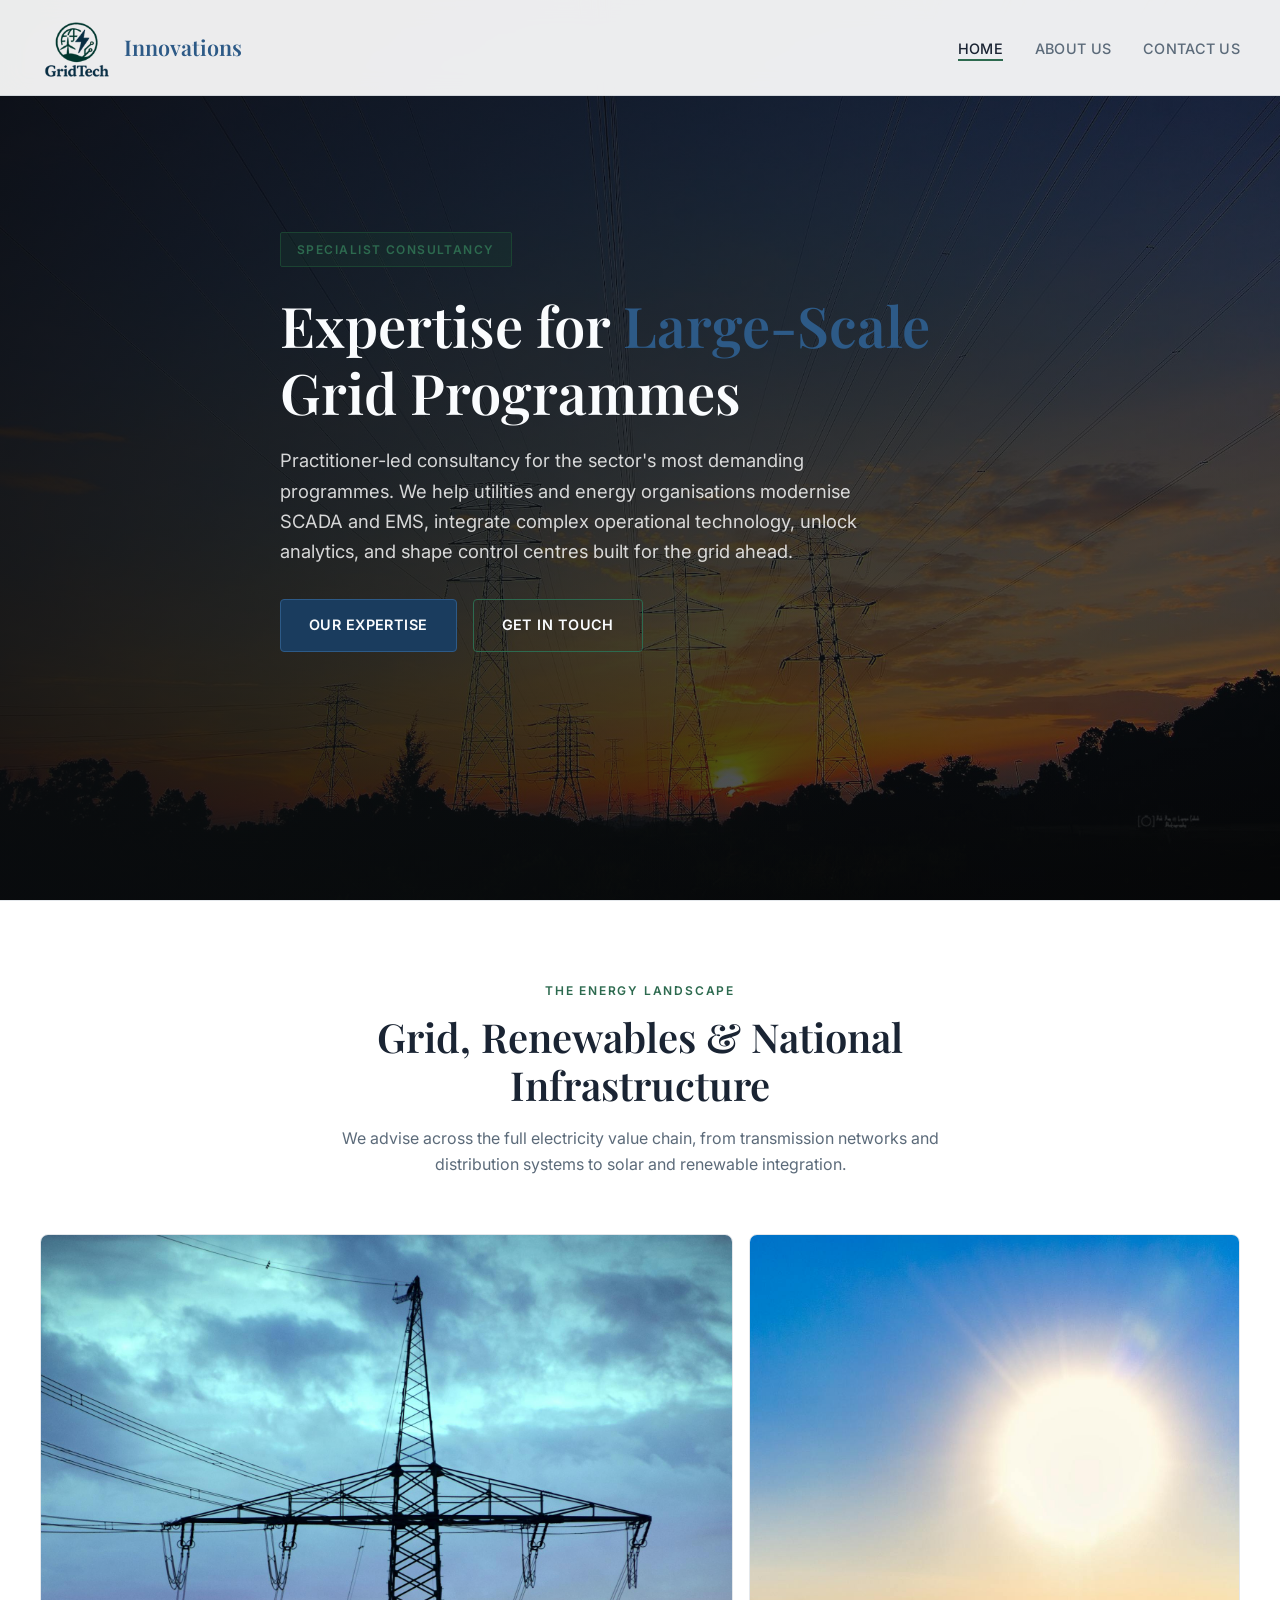
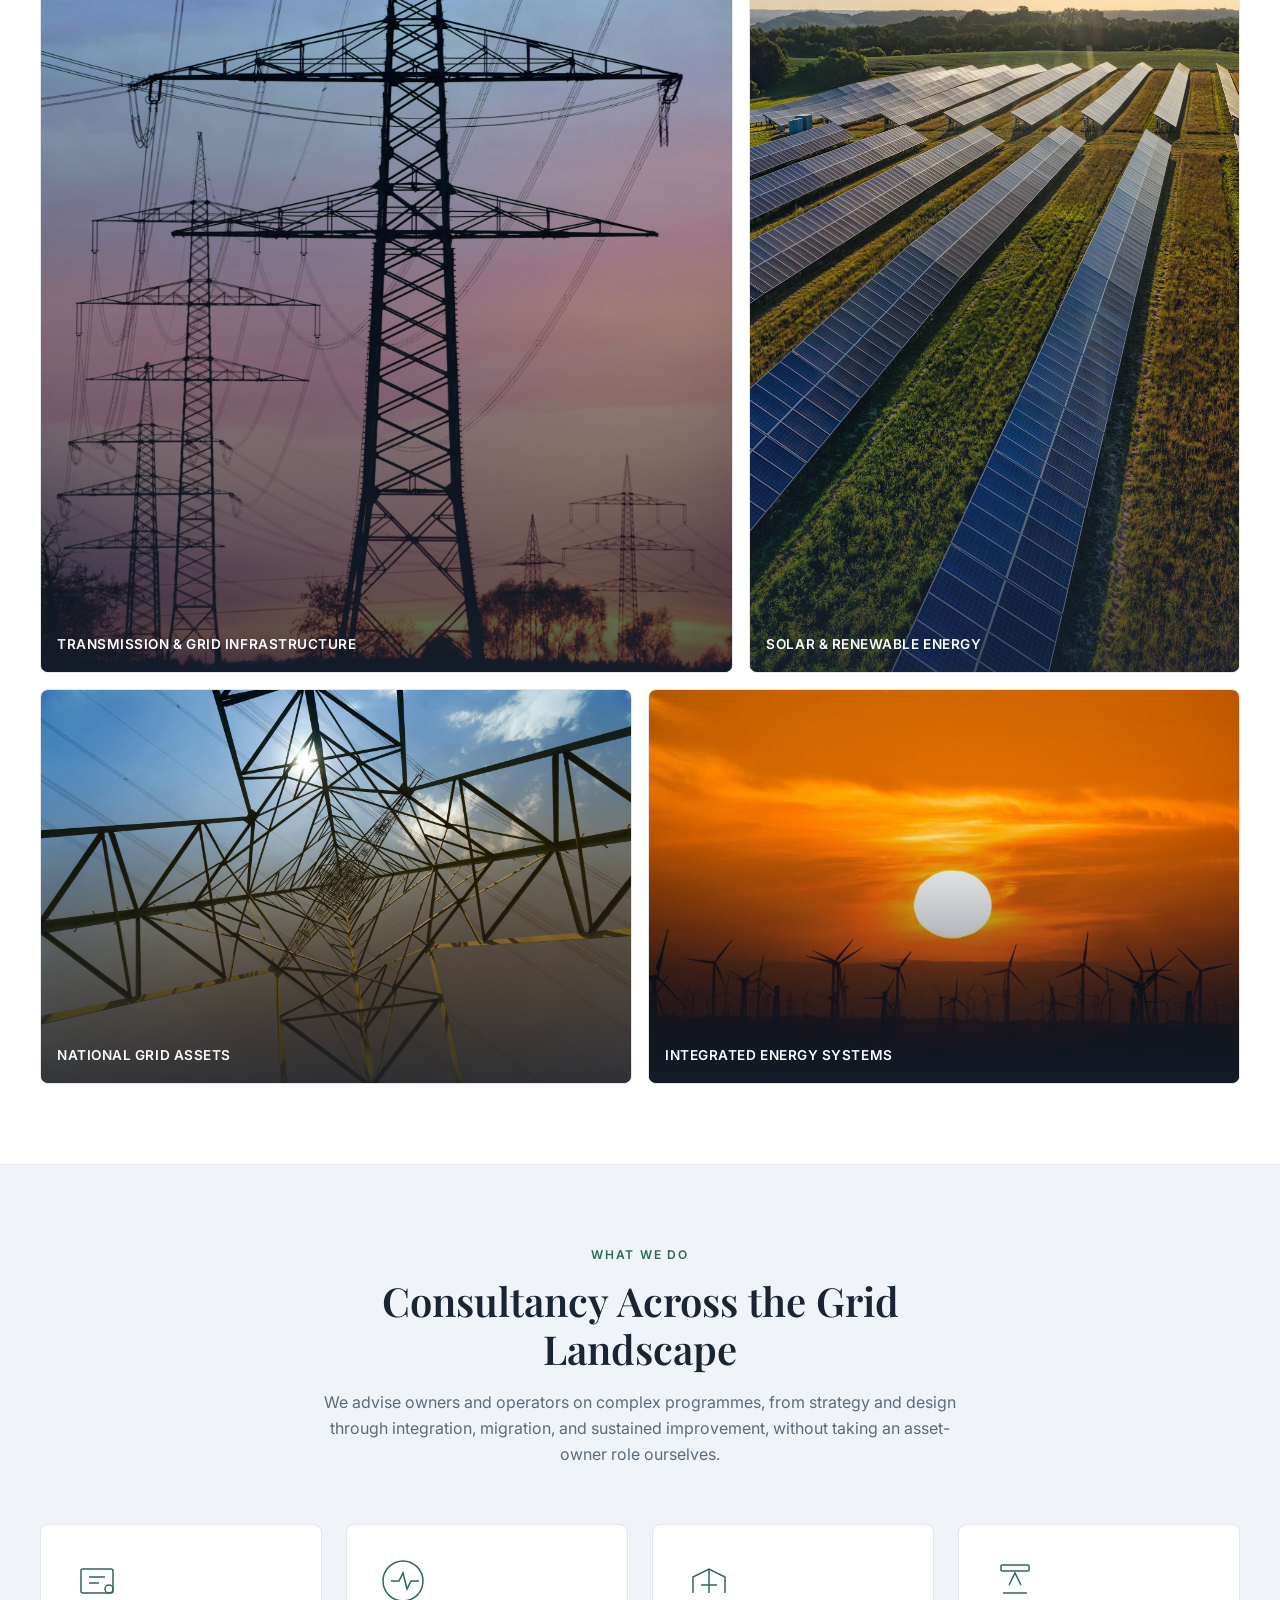
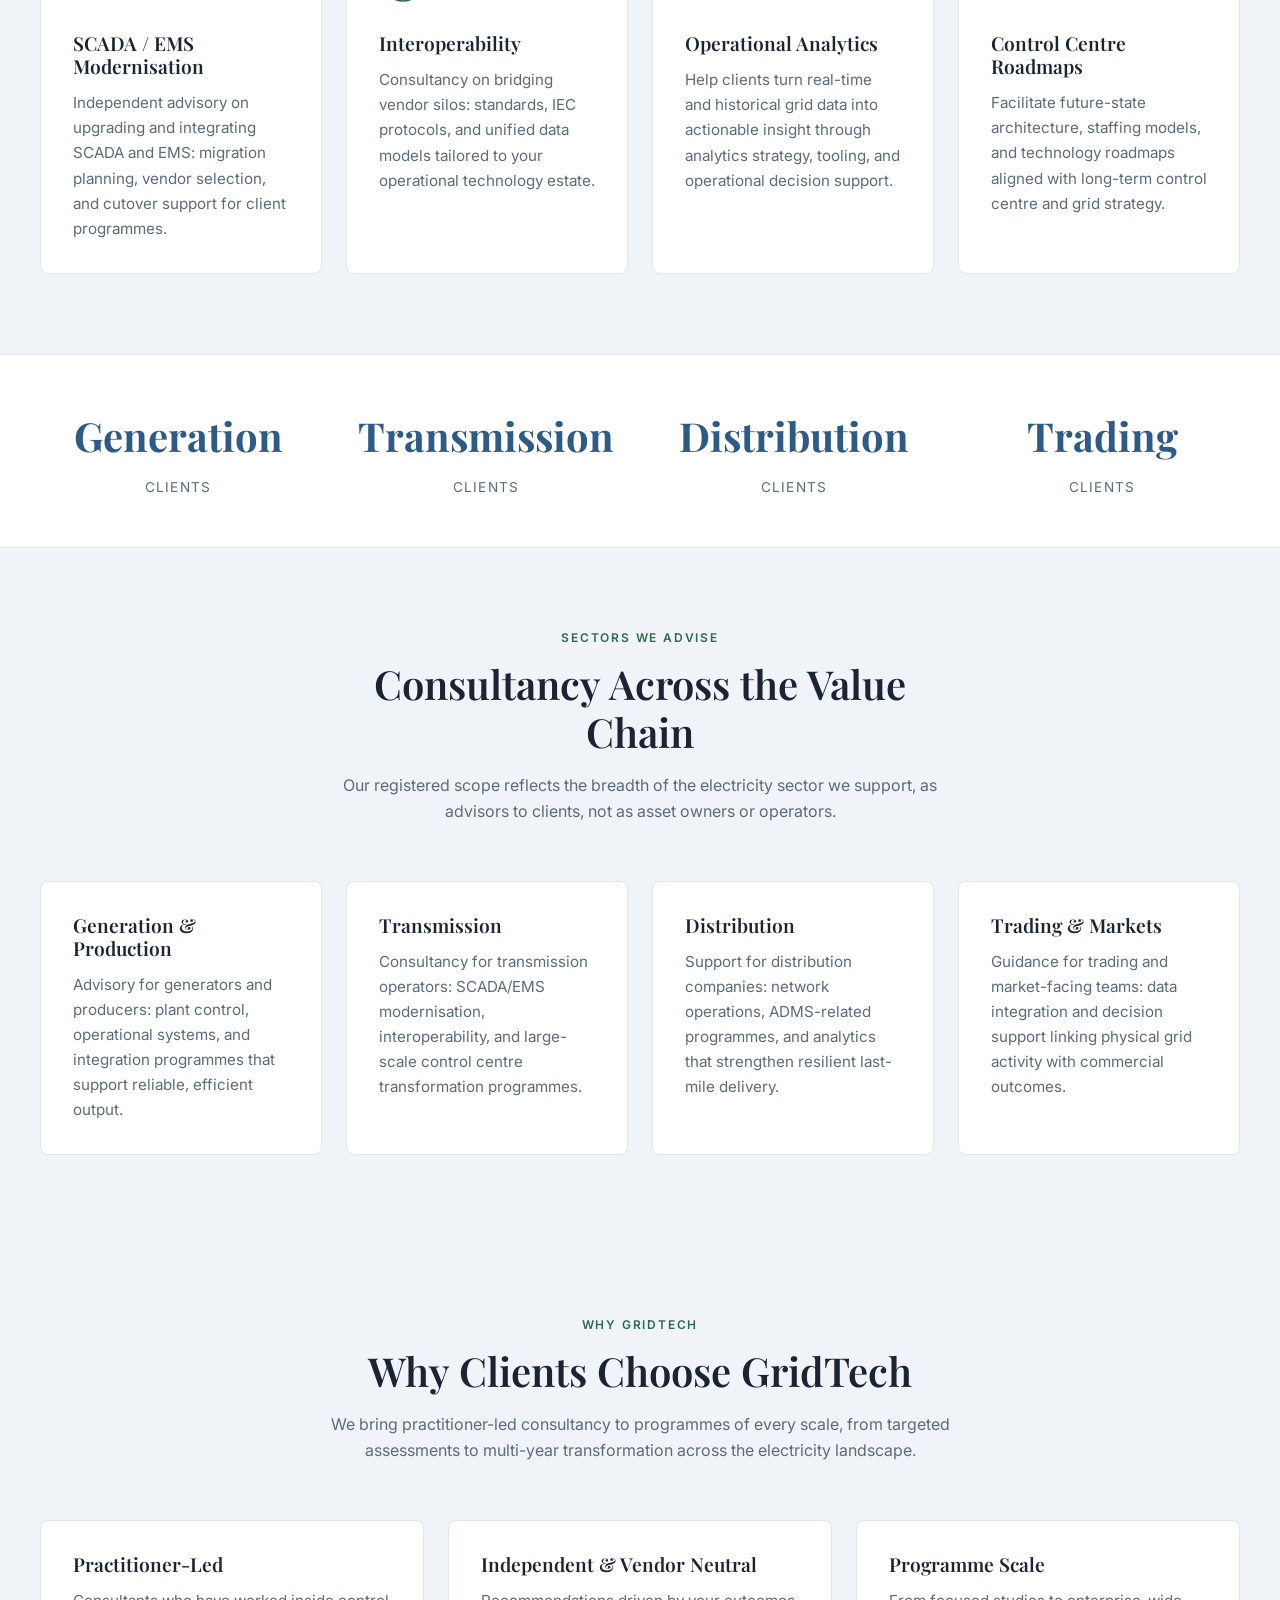
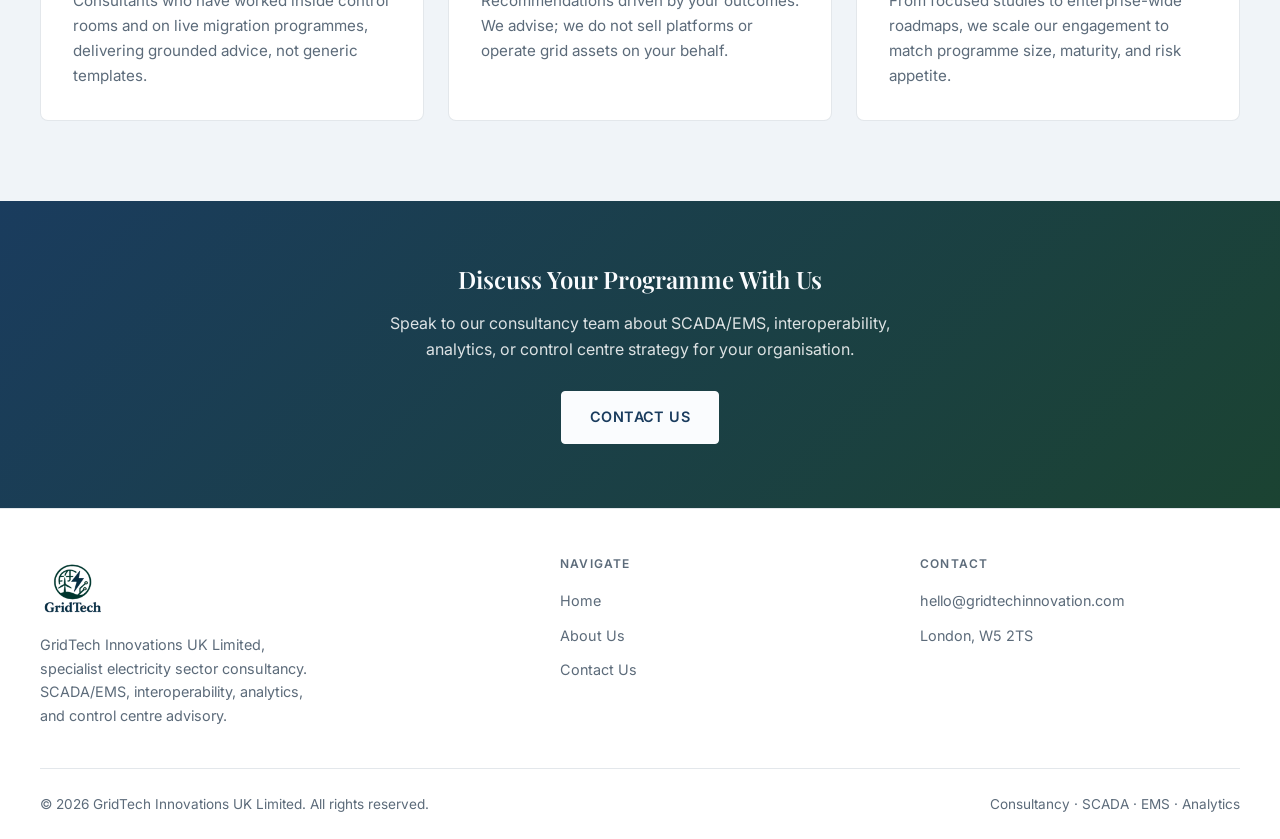
<file: index.html>
<!DOCTYPE html>
<html lang="en">
<head>
  <meta charset="UTF-8">
  <meta name="viewport" content="width=device-width, initial-scale=1.0">
  <meta name="description" content="GridTech Innovations UK Limited, specialist consultancy for electricity sector projects. SCADA/EMS, interoperability, analytics, and control centre expertise.">
  <title>GridTech Innovations UK Limited | Electricity Sector Consultancy</title>
  <link rel="preconnect" href="https://fonts.googleapis.com">
  <link rel="preconnect" href="https://fonts.gstatic.com" crossorigin>
  <link href="https://fonts.googleapis.com/css2?family=Inter:wght@400;500;600&family=Playfair+Display:wght@500;600;700&display=swap" rel="stylesheet">
  <link rel="stylesheet" href="css/styles.css">
  <link rel="icon" href="assets/logo.png" type="image/png">
</head>
<body>
  <header class="site-header">
    <div class="container header-inner">
      <a href="/" class="logo-link" aria-label="GridTech Innovations home">
        <img src="assets/logo.png" alt="GridTech logo">
        <span class="logo-text">Innovations</span>
      </a>
      <button class="nav-toggle" aria-label="Toggle menu" aria-expanded="false">
        <span></span><span></span><span></span>
      </button>
      <nav>
        <ul class="nav-main">
          <li><a href="/" class="active">Home</a></li>
          <li><a href="/about">About Us</a></li>
          <li><a href="/contact">Contact Us</a></li>
        </ul>
      </nav>
    </div>
  </header>

  <main>
    <section class="hero">
      <div class="hero-photo" aria-hidden="true"></div>
      <div class="hero-bg"></div>
      <div class="container hero-content">
        <span class="hero-badge">Specialist Consultancy</span>
        <h1>Expertise for <span>Large-Scale</span> Grid Programmes</h1>
        <p class="hero-lead">
          Practitioner-led consultancy for the sector's most demanding programmes. We help utilities and energy organisations modernise SCADA and EMS, integrate complex operational technology, unlock analytics, and shape control centres built for the grid ahead.
        </p>
        <div class="hero-actions">
          <a href="/about" class="btn btn-primary">Our Expertise</a>
          <a href="/contact" class="btn btn-outline">Get in Touch</a>
        </div>
      </div>
    </section>

    <section class="photo-section" id="gallery">
      <div class="container">
        <div class="section-header">
          <span class="section-label">The Energy Landscape</span>
          <h2>Grid, Renewables &amp; National Infrastructure</h2>
          <p>We advise across the full electricity value chain, from transmission networks and distribution systems to solar and renewable integration.</p>
        </div>
        <div class="photo-gallery">
          <figure class="photo-card photo-card--wide">
            <img src="assets/images/power-lines.jpg" alt="High-voltage electricity transmission tower against blue sky" width="1200" height="800" loading="lazy">
            <figcaption class="photo-card-caption">Transmission &amp; grid infrastructure</figcaption>
          </figure>
          <figure class="photo-card photo-card--tall">
            <img src="assets/images/solar-panels.jpg" alt="Solar panel array generating renewable electricity" width="1200" height="800" loading="lazy">
            <figcaption class="photo-card-caption">Solar &amp; renewable energy</figcaption>
          </figure>
          <figure class="photo-card photo-card--half">
            <img src="assets/images/transmission-towers.jpg" alt="Electricity transmission towers" width="1200" height="800" loading="lazy">
            <figcaption class="photo-card-caption">National grid assets</figcaption>
          </figure>
          <figure class="photo-card photo-card--half">
            <img src="assets/images/renewable-energy.jpg" alt="Wind turbines and renewable generation" width="1200" height="800" loading="lazy">
            <figcaption class="photo-card-caption">Integrated energy systems</figcaption>
          </figure>
        </div>
      </div>
    </section>

    <section id="services">
      <div class="container">
        <div class="section-header">
          <span class="section-label">What We Do</span>
          <h2>Consultancy Across the Grid Landscape</h2>
          <p>We advise owners and operators on complex programmes, from strategy and design through integration, migration, and sustained improvement, without taking an asset-owner role ourselves.</p>
        </div>
        <div class="services-grid">
          <article class="service-card">
            <svg class="service-icon" viewBox="0 0 48 48" fill="none" stroke="currentColor" stroke-width="1.5" aria-hidden="true">
              <rect x="8" y="12" width="32" height="24" rx="2"/>
              <path d="M16 20h16M16 26h10"/>
              <circle cx="36" cy="32" r="4"/>
            </svg>
            <h3>SCADA / EMS Modernisation</h3>
            <p>Independent advisory on upgrading and integrating SCADA and EMS: migration planning, vendor selection, and cutover support for client programmes.</p>
          </article>
          <article class="service-card">
            <svg class="service-icon" viewBox="0 0 48 48" fill="none" stroke="currentColor" stroke-width="1.5" aria-hidden="true">
              <path d="M12 24h8l4-8 4 16 4-8h8"/>
              <circle cx="24" cy="24" r="20"/>
            </svg>
            <h3>Interoperability</h3>
            <p>Consultancy on bridging vendor silos: standards, IEC protocols, and unified data models tailored to your operational technology estate.</p>
          </article>
          <article class="service-card">
            <svg class="service-icon" viewBox="0 0 48 48" fill="none" stroke="currentColor" stroke-width="1.5" aria-hidden="true">
              <path d="M8 36V20l16-8 16 8v16"/>
              <path d="M24 12v24M16 28h16"/>
            </svg>
            <h3>Operational Analytics</h3>
            <p>Help clients turn real-time and historical grid data into actionable insight through analytics strategy, tooling, and operational decision support.</p>
          </article>
          <article class="service-card">
            <svg class="service-icon" viewBox="0 0 48 48" fill="none" stroke="currentColor" stroke-width="1.5" aria-hidden="true">
              <path d="M12 36h24M18 28l6-12 6 12"/>
              <rect x="10" y="8" width="28" height="6" rx="1"/>
            </svg>
            <h3>Control Centre Roadmaps</h3>
            <p>Facilitate future-state architecture, staffing models, and technology roadmaps aligned with long-term control centre and grid strategy.</p>
          </article>
        </div>
      </div>
    </section>

    <div class="stats-bar" id="sectors">
      <div class="container stats-grid">
        <div class="stat-item">
          <strong>Generation</strong>
          <span>Clients</span>
        </div>
        <div class="stat-item">
          <strong>Transmission</strong>
          <span>Clients</span>
        </div>
        <div class="stat-item">
          <strong>Distribution</strong>
          <span>Clients</span>
        </div>
        <div class="stat-item">
          <strong>Trading</strong>
          <span>Clients</span>
        </div>
      </div>
    </div>

    <section id="activities">
      <div class="container">
        <div class="section-header">
          <span class="section-label">Sectors We Advise</span>
          <h2>Consultancy Across the Value Chain</h2>
          <p>Our registered scope reflects the breadth of the electricity sector we support, as advisors to clients, not as asset owners or operators.</p>
        </div>
        <div class="services-grid">
          <article class="service-card">
            <h3>Generation &amp; Production</h3>
            <p>Advisory for generators and producers: plant control, operational systems, and integration programmes that support reliable, efficient output.</p>
          </article>
          <article class="service-card">
            <h3>Transmission</h3>
            <p>Consultancy for transmission operators: SCADA/EMS modernisation, interoperability, and large-scale control centre transformation programmes.</p>
          </article>
          <article class="service-card">
            <h3>Distribution</h3>
            <p>Support for distribution companies: network operations, ADMS-related programmes, and analytics that strengthen resilient last-mile delivery.</p>
          </article>
          <article class="service-card">
            <h3>Trading &amp; Markets</h3>
            <p>Guidance for trading and market-facing teams: data integration and decision support linking physical grid activity with commercial outcomes.</p>
          </article>
        </div>
      </div>
    </section>

    <section>
      <div class="container">
        <div class="section-header">
          <span class="section-label">Why GridTech</span>
          <h2>Why Clients Choose GridTech</h2>
          <p>We bring practitioner-led consultancy to programmes of every scale, from targeted assessments to multi-year transformation across the electricity landscape.</p>
        </div>
        <div class="services-grid">
          <article class="service-card">
            <h3>Practitioner-Led</h3>
            <p>Consultants who have worked inside control rooms and on live migration programmes, delivering grounded advice, not generic templates.</p>
          </article>
          <article class="service-card">
            <h3>Independent &amp; Vendor Neutral</h3>
            <p>Recommendations driven by your outcomes. We advise; we do not sell platforms or operate grid assets on your behalf.</p>
          </article>
          <article class="service-card">
            <h3>Programme Scale</h3>
            <p>From focused studies to enterprise-wide roadmaps, we scale our engagement to match programme size, maturity, and risk appetite.</p>
          </article>
        </div>
      </div>
    </section>

    <div class="cta-band">
      <div class="container">
        <h2>Discuss Your Programme With Us</h2>
        <p>Speak to our consultancy team about SCADA/EMS, interoperability, analytics, or control centre strategy for your organisation.</p>
        <a href="/contact" class="btn btn-primary">Contact Us</a>
      </div>
    </div>
  </main>

  <footer class="site-footer">
    <div class="container">
      <div class="footer-grid">
        <div class="footer-brand">
          <img src="assets/logo.png" alt="GridTech">
          <p>GridTech Innovations UK Limited, specialist electricity sector consultancy. SCADA/EMS, interoperability, analytics, and control centre advisory.</p>
        </div>
        <div class="footer-col">
          <h4>Navigate</h4>
          <ul>
            <li><a href="/">Home</a></li>
            <li><a href="/about">About Us</a></li>
            <li><a href="/contact">Contact Us</a></li>
          </ul>
        </div>
        <div class="footer-col">
          <h4>Contact</h4>
          <ul>
            <li><a href="mailto:hello@gridtechinnovation.com">hello@gridtechinnovation.com</a></li>
            <li><a href="/contact">London, W5 2TS</a></li>
          </ul>
        </div>
      </div>
      <div class="footer-bottom">
        <span>&copy; 2026 GridTech Innovations UK Limited. All rights reserved.</span>
        <span>Consultancy &middot; SCADA &middot; EMS &middot; Analytics</span>
      </div>
    </div>
  </footer>

  <script src="js/main.js"></script>
</body>
</html>
</file>
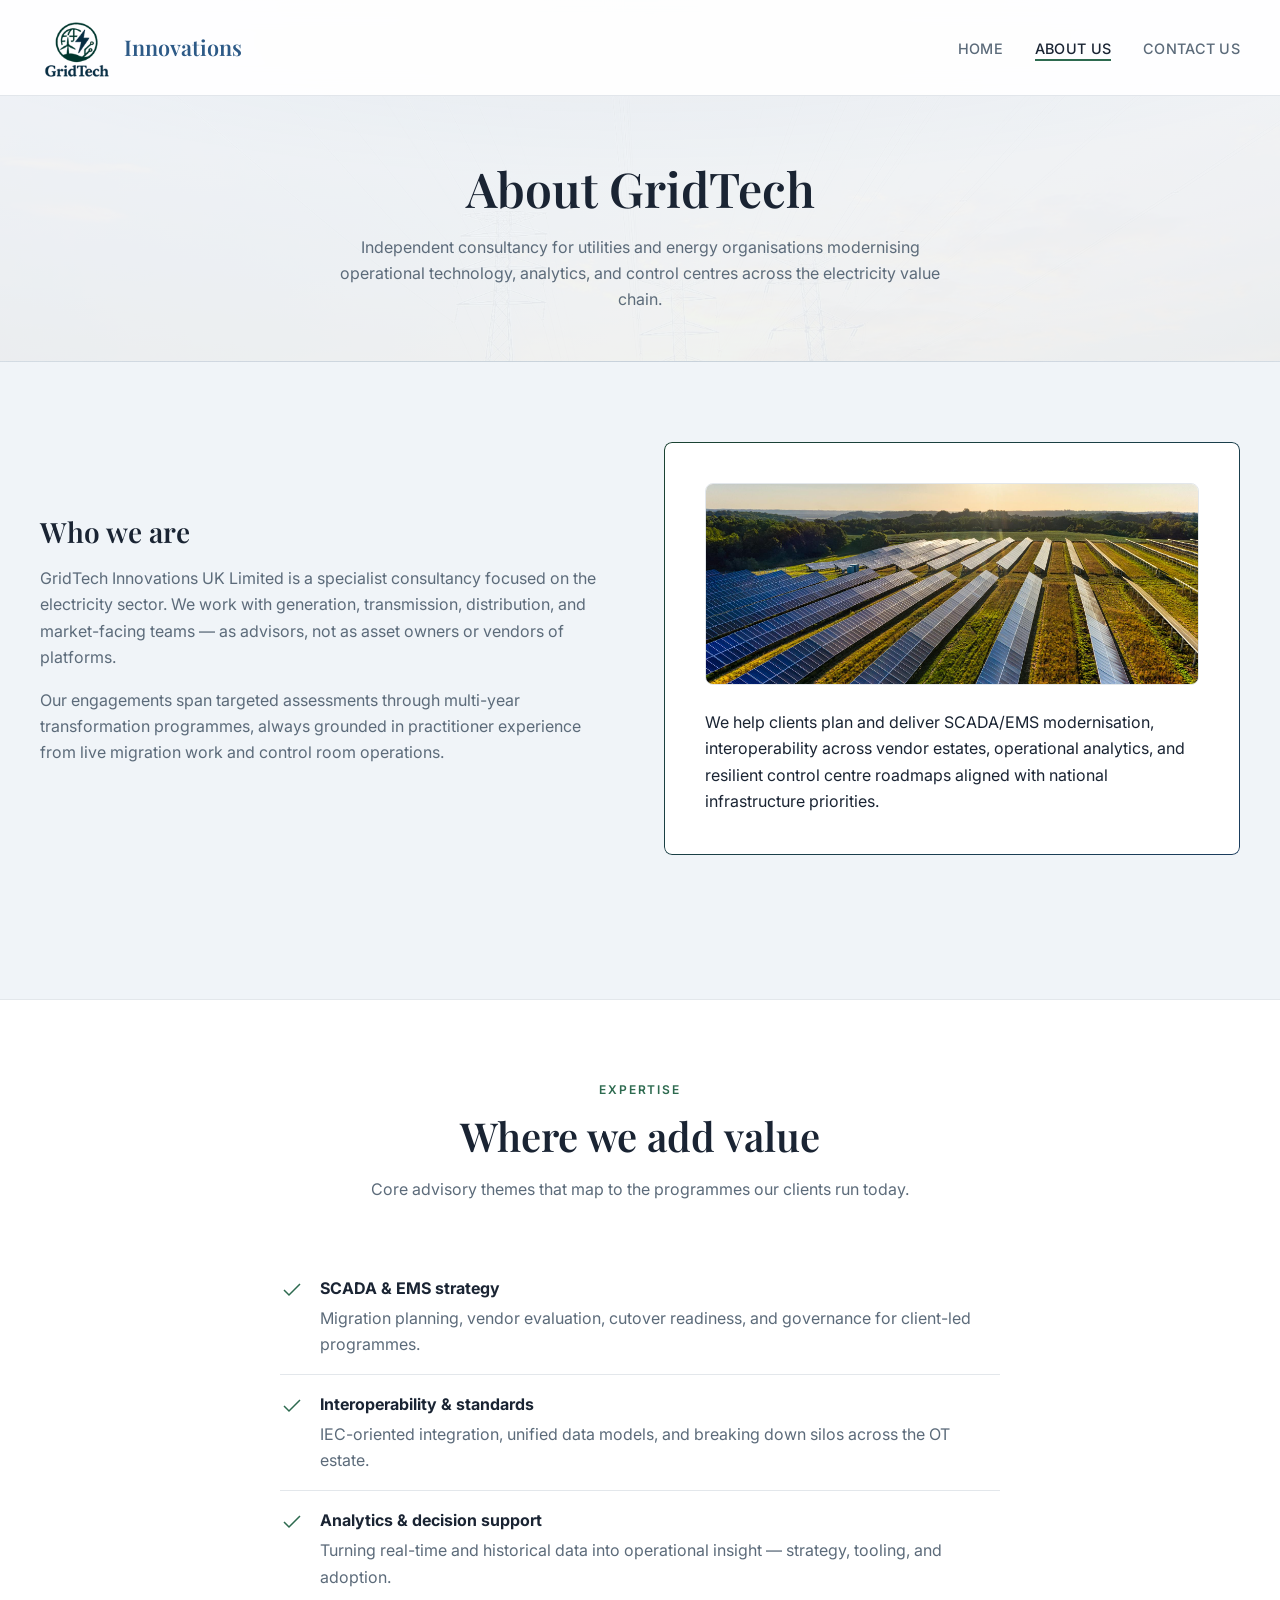
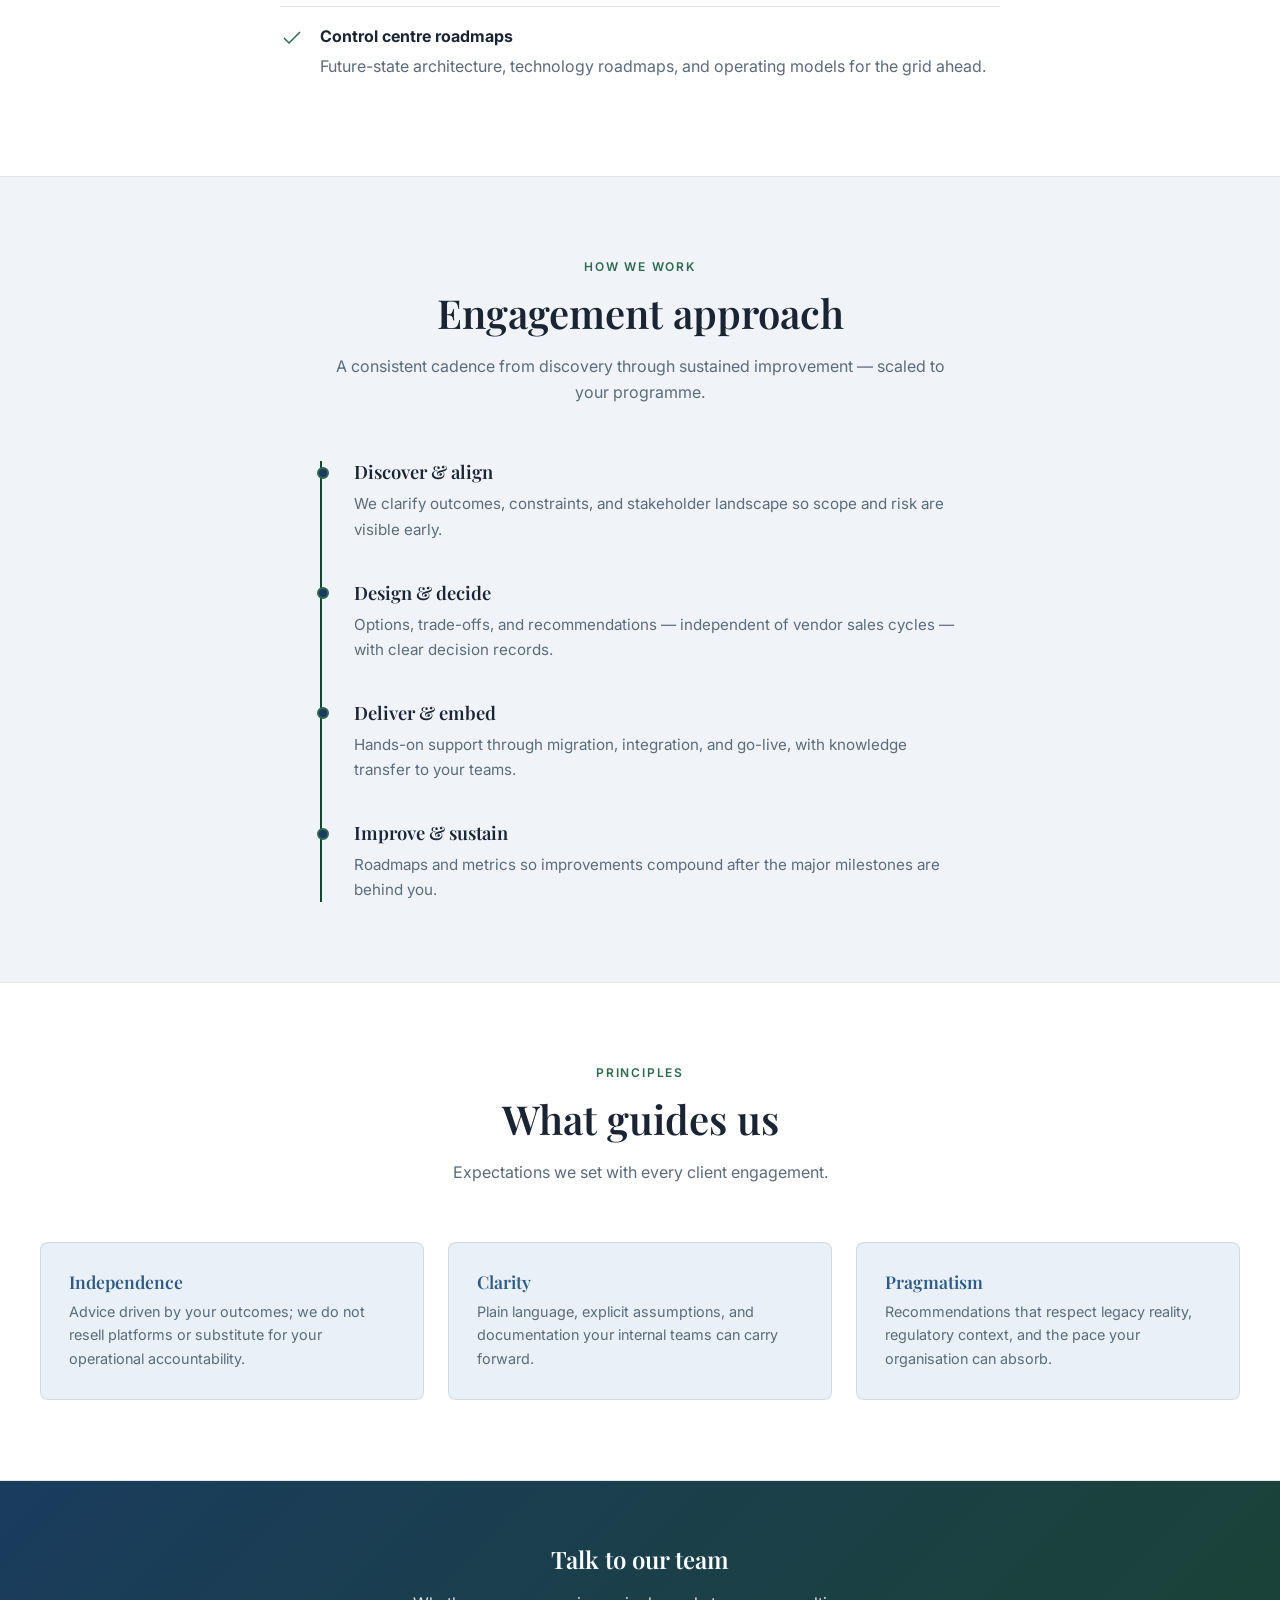
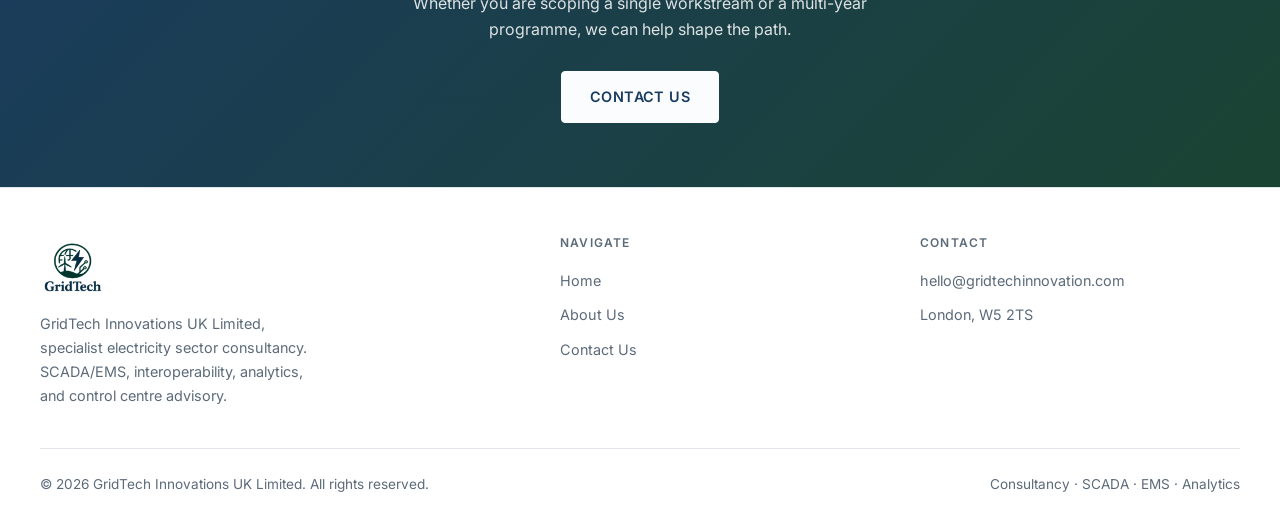
<file: about.html>
<!DOCTYPE html>
<html lang="en">
<head>
  <meta charset="UTF-8">
  <meta name="viewport" content="width=device-width, initial-scale=1.0">
  <meta name="description" content="About GridTech Innovations UK Limited — practitioner-led electricity sector consultancy for SCADA/EMS, interoperability, analytics, and control centres.">
  <title>About Us | GridTech Innovations UK Limited</title>
  <link rel="preconnect" href="https://fonts.googleapis.com">
  <link rel="preconnect" href="https://fonts.gstatic.com" crossorigin>
  <link href="https://fonts.googleapis.com/css2?family=Inter:wght@400;500;600&family=Playfair+Display:wght@500;600;700&display=swap" rel="stylesheet">
  <link rel="stylesheet" href="css/styles.css">
  <link rel="icon" href="assets/logo.png" type="image/png">
</head>
<body>
  <header class="site-header">
    <div class="container header-inner">
      <a href="/" class="logo-link" aria-label="GridTech Innovations home">
        <img src="assets/logo.png" alt="GridTech logo">
        <span class="logo-text">Innovations</span>
      </a>
      <button class="nav-toggle" aria-label="Toggle menu" aria-expanded="false">
        <span></span><span></span><span></span>
      </button>
      <nav>
        <ul class="nav-main">
          <li><a href="/">Home</a></li>
          <li><a href="/about" class="active">About Us</a></li>
          <li><a href="/contact">Contact Us</a></li>
        </ul>
      </nav>
    </div>
  </header>

  <main>
    <section class="page-hero page-hero--image" aria-label="About">
      <div class="page-hero-bg" style="background-image: url('assets/images/hero-grid.jpg');"></div>
      <div class="container">
        <h1>About GridTech</h1>
        <p>Independent consultancy for utilities and energy organisations modernising operational technology, analytics, and control centres across the electricity value chain.</p>
      </div>
    </section>

    <section>
      <div class="container">
        <div class="about-intro">
          <div class="about-intro-text">
            <h2>Who we are</h2>
            <p>GridTech Innovations UK Limited is a specialist consultancy focused on the electricity sector. We work with generation, transmission, distribution, and market-facing teams — as advisors, not as asset owners or vendors of platforms.</p>
            <p>Our engagements span targeted assessments through multi-year transformation programmes, always grounded in practitioner experience from live migration work and control room operations.</p>
          </div>
          <div class="about-visual">
            <div class="about-intro-image">
              <img src="assets/images/solar-panels.jpg" alt="Solar farm generating renewable electricity" width="1200" height="800" loading="lazy">
            </div>
            <p>We help clients plan and deliver SCADA/EMS modernisation, interoperability across vendor estates, operational analytics, and resilient control centre roadmaps aligned with national infrastructure priorities.</p>
          </div>
        </div>
      </div>
    </section>

    <section class="photo-section">
      <div class="container">
        <div class="section-header">
          <span class="section-label">Expertise</span>
          <h2>Where we add value</h2>
          <p>Core advisory themes that map to the programmes our clients run today.</p>
        </div>
        <ul class="expertise-list">
          <li>
            <svg width="24" height="24" viewBox="0 0 24 24" fill="none" stroke="currentColor" stroke-width="1.5" aria-hidden="true"><path d="M20 6L9 17l-5-5"/></svg>
            <div><strong>SCADA &amp; EMS strategy</strong> Migration planning, vendor evaluation, cutover readiness, and governance for client-led programmes.</div>
          </li>
          <li>
            <svg width="24" height="24" viewBox="0 0 24 24" fill="none" stroke="currentColor" stroke-width="1.5" aria-hidden="true"><path d="M20 6L9 17l-5-5"/></svg>
            <div><strong>Interoperability &amp; standards</strong> IEC-oriented integration, unified data models, and breaking down silos across the OT estate.</div>
          </li>
          <li>
            <svg width="24" height="24" viewBox="0 0 24 24" fill="none" stroke="currentColor" stroke-width="1.5" aria-hidden="true"><path d="M20 6L9 17l-5-5"/></svg>
            <div><strong>Analytics &amp; decision support</strong> Turning real-time and historical data into operational insight — strategy, tooling, and adoption.</div>
          </li>
          <li>
            <svg width="24" height="24" viewBox="0 0 24 24" fill="none" stroke="currentColor" stroke-width="1.5" aria-hidden="true"><path d="M20 6L9 17l-5-5"/></svg>
            <div><strong>Control centre roadmaps</strong> Future-state architecture, technology roadmaps, and operating models for the grid ahead.</div>
          </li>
        </ul>
      </div>
    </section>

    <section>
      <div class="container">
        <div class="section-header">
          <span class="section-label">How we work</span>
          <h2>Engagement approach</h2>
          <p>A consistent cadence from discovery through sustained improvement — scaled to your programme.</p>
        </div>
        <div class="timeline">
          <div class="timeline-item">
            <h3>Discover &amp; align</h3>
            <p>We clarify outcomes, constraints, and stakeholder landscape so scope and risk are visible early.</p>
          </div>
          <div class="timeline-item">
            <h3>Design &amp; decide</h3>
            <p>Options, trade-offs, and recommendations — independent of vendor sales cycles — with clear decision records.</p>
          </div>
          <div class="timeline-item">
            <h3>Deliver &amp; embed</h3>
            <p>Hands-on support through migration, integration, and go-live, with knowledge transfer to your teams.</p>
          </div>
          <div class="timeline-item">
            <h3>Improve &amp; sustain</h3>
            <p>Roadmaps and metrics so improvements compound after the major milestones are behind you.</p>
          </div>
        </div>
      </div>
    </section>

    <section class="photo-section">
      <div class="container">
        <div class="section-header">
          <span class="section-label">Principles</span>
          <h2>What guides us</h2>
          <p>Expectations we set with every client engagement.</p>
        </div>
        <div class="values-grid">
          <div class="value-card">
            <h3>Independence</h3>
            <p>Advice driven by your outcomes; we do not resell platforms or substitute for your operational accountability.</p>
          </div>
          <div class="value-card">
            <h3>Clarity</h3>
            <p>Plain language, explicit assumptions, and documentation your internal teams can carry forward.</p>
          </div>
          <div class="value-card">
            <h3>Pragmatism</h3>
            <p>Recommendations that respect legacy reality, regulatory context, and the pace your organisation can absorb.</p>
          </div>
        </div>
      </div>
    </section>

    <div class="cta-band">
      <div class="container">
        <h2>Talk to our team</h2>
        <p>Whether you are scoping a single workstream or a multi-year programme, we can help shape the path.</p>
        <a href="/contact" class="btn btn-primary">Contact Us</a>
      </div>
    </div>
  </main>

  <footer class="site-footer">
    <div class="container">
      <div class="footer-grid">
        <div class="footer-brand">
          <img src="assets/logo.png" alt="GridTech">
          <p>GridTech Innovations UK Limited, specialist electricity sector consultancy. SCADA/EMS, interoperability, analytics, and control centre advisory.</p>
        </div>
        <div class="footer-col">
          <h4>Navigate</h4>
          <ul>
            <li><a href="/">Home</a></li>
            <li><a href="/about">About Us</a></li>
            <li><a href="/contact">Contact Us</a></li>
          </ul>
        </div>
        <div class="footer-col">
          <h4>Contact</h4>
          <ul>
            <li><a href="mailto:hello@gridtechinnovation.com">hello@gridtechinnovation.com</a></li>
            <li><a href="/contact">London, W5 2TS</a></li>
          </ul>
        </div>
      </div>
      <div class="footer-bottom">
        <span>&copy; 2026 GridTech Innovations UK Limited. All rights reserved.</span>
        <span>Consultancy &middot; SCADA &middot; EMS &middot; Analytics</span>
      </div>
    </div>
  </footer>

  <script src="js/main.js"></script>
</body>
</html>
</file>
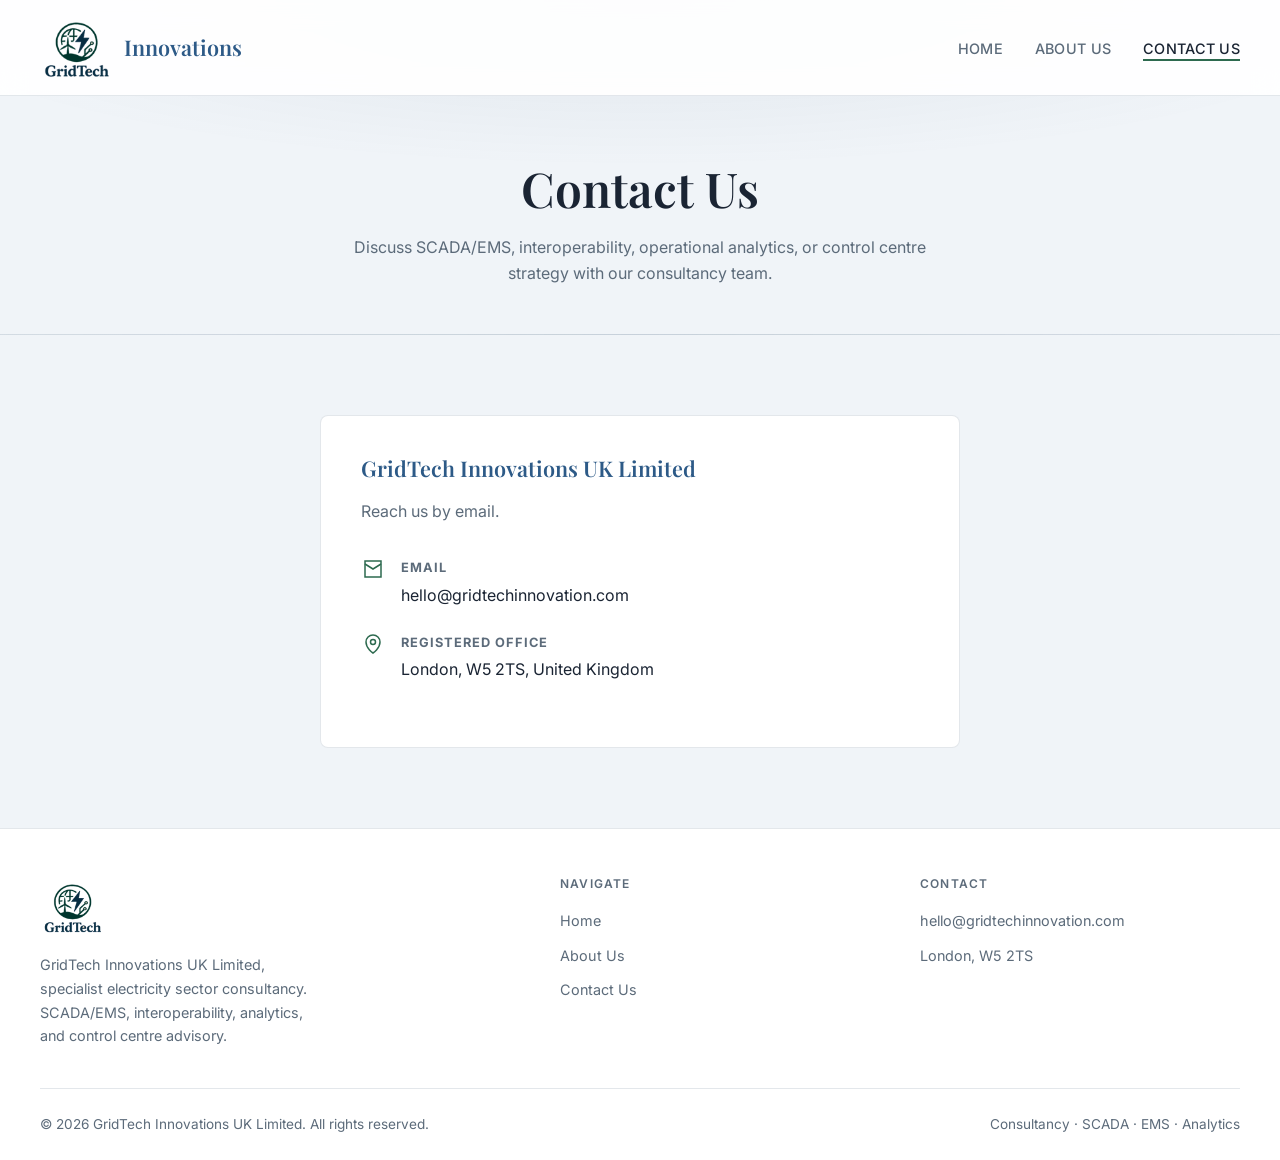
<file: contact.html>
<!DOCTYPE html>
<html lang="en">
<head>
  <meta charset="UTF-8">
  <meta name="viewport" content="width=device-width, initial-scale=1.0">
  <meta name="description" content="Contact GridTech Innovations UK Limited — London-based electricity sector consultancy. Enquire about SCADA/EMS, interoperability, analytics, or control centre programmes.">
  <title>Contact Us | GridTech Innovations UK Limited</title>
  <link rel="preconnect" href="https://fonts.googleapis.com">
  <link rel="preconnect" href="https://fonts.gstatic.com" crossorigin>
  <link href="https://fonts.googleapis.com/css2?family=Inter:wght@400;500;600&family=Playfair+Display:wght@500;600;700&display=swap" rel="stylesheet">
  <link rel="stylesheet" href="css/styles.css">
  <link rel="icon" href="assets/logo.png" type="image/png">
</head>
<body>
  <header class="site-header">
    <div class="container header-inner">
      <a href="/" class="logo-link" aria-label="GridTech Innovations home">
        <img src="assets/logo.png" alt="GridTech logo">
        <span class="logo-text">Innovations</span>
      </a>
      <button class="nav-toggle" aria-label="Toggle menu" aria-expanded="false">
        <span></span><span></span><span></span>
      </button>
      <nav>
        <ul class="nav-main">
          <li><a href="/">Home</a></li>
          <li><a href="/about">About Us</a></li>
          <li><a href="/contact" class="active">Contact Us</a></li>
        </ul>
      </nav>
    </div>
  </header>

  <main>
    <section class="page-hero">
      <div class="container">
        <h1>Contact Us</h1>
        <p>Discuss SCADA/EMS, interoperability, operational analytics, or control centre strategy with our consultancy team.</p>
      </div>
    </section>

    <section>
      <div class="container">
        <div class="contact-layout">
          <div class="contact-card contact-single">
            <h2 class="contact-company-name">GridTech Innovations UK Limited</h2>
            <p class="contact-intro">Reach us by email.</p>

            <div class="contact-detail">
              <svg width="24" height="24" viewBox="0 0 24 24" fill="none" stroke="currentColor" stroke-width="1.5" aria-hidden="true"><path d="M4 4h16v16H4z"/><path d="M4 7l8 5 8-5"/></svg>
              <div>
                <strong>Email</strong>
                <a href="mailto:hello@gridtechinnovation.com">hello@gridtechinnovation.com</a>
              </div>
            </div>

            <div class="contact-detail">
              <svg width="24" height="24" viewBox="0 0 24 24" fill="none" stroke="currentColor" stroke-width="1.5" aria-hidden="true"><path d="M12 21s-7-4.5-7-11a7 7 0 1114 0c0 6.5-7 11-7 11z"/><circle cx="12" cy="10" r="2.5"/></svg>
              <div>
                <strong>Registered office</strong>
                <address>London, W5 2TS, United Kingdom</address>
              </div>
            </div>
          </div>
        </div>
      </div>
    </section>
  </main>

  <footer class="site-footer">
    <div class="container">
      <div class="footer-grid">
        <div class="footer-brand">
          <img src="assets/logo.png" alt="GridTech">
          <p>GridTech Innovations UK Limited, specialist electricity sector consultancy. SCADA/EMS, interoperability, analytics, and control centre advisory.</p>
        </div>
        <div class="footer-col">
          <h4>Navigate</h4>
          <ul>
            <li><a href="/">Home</a></li>
            <li><a href="/about">About Us</a></li>
            <li><a href="/contact">Contact Us</a></li>
          </ul>
        </div>
        <div class="footer-col">
          <h4>Contact</h4>
          <ul>
            <li><a href="mailto:hello@gridtechinnovation.com">hello@gridtechinnovation.com</a></li>
            <li><a href="/contact">London, W5 2TS</a></li>
          </ul>
        </div>
      </div>
      <div class="footer-bottom">
        <span>&copy; 2026 GridTech Innovations UK Limited. All rights reserved.</span>
        <span>Consultancy &middot; SCADA &middot; EMS &middot; Analytics</span>
      </div>
    </div>
  </footer>

  <script src="js/main.js"></script>
</body>
</html>
</file>
<file: css/styles.css>
/* GridTech Innovations Ltd - brand tokens (light theme) */
:root {
  --bg-page: #f0f4f8;
  --bg-card: #ffffff;
  --bg-elevated: #e9f0f7;
  --bg-deep: #1a3c5e;
  --blue-primary: #1a3c5e;
  --blue-bright: #2d5a87;
  --blue-text: #2d5a87;
  --green-primary: #1b4332;
  --green-accent: #2d6a4f;
  --green-glow: rgba(45, 106, 79, 0.15);
  --ink: #1a2433;
  --muted: #5c6b7a;
  --text-inverse: #fafcfe;
  --border: rgba(26, 60, 94, 0.12);
  --font-serif: "Playfair Display", Georgia, serif;
  --font-sans: "Inter", system-ui, sans-serif;
  --max-width: 1200px;
  --header-h: 96px;
  --transition: 0.25s ease;
}

*,
*::before,
*::after {
  box-sizing: border-box;
  margin: 0;
  padding: 0;
}

html {
  scroll-behavior: smooth;
}

body {
  font-family: var(--font-sans);
  background: var(--bg-page);
  color: var(--ink);
  line-height: 1.65;
  min-height: 100vh;
  overflow-x: hidden;
}

img {
  max-width: 100%;
  height: auto;
  display: block;
}

a {
  color: var(--blue-text);
  text-decoration: none;
  transition: color var(--transition);
}

a:hover {
  color: var(--blue-primary);
}

h1, h2, h3, h4 {
  font-family: var(--font-serif);
  font-weight: 600;
  line-height: 1.2;
  color: var(--ink);
}

.container {
  width: min(100% - 2.5rem, var(--max-width));
  margin-inline: auto;
  position: relative;
  z-index: 1;
}

/* Header */
.site-header {
  position: fixed;
  top: 0;
  left: 0;
  right: 0;
  z-index: 100;
  height: var(--header-h);
  background: rgba(255, 255, 255, 0.92);
  backdrop-filter: blur(12px);
  border-bottom: 1px solid var(--border);
}

.header-inner {
  display: flex;
  align-items: center;
  justify-content: space-between;
  height: var(--header-h);
}

.logo-link {
  display: flex;
  align-items: center;
  gap: 0.75rem;
}

.logo-link img {
  height: 68px;
  width: auto;
  object-fit: contain;
  flex-shrink: 0;
}

.logo-link:hover img {
  opacity: 0.92;
}

.logo-text {
  font-family: var(--font-serif);
  font-size: 1.35rem;
  color: var(--blue-bright);
  font-weight: 600;
  display: none;
}

@media (min-width: 480px) {
  .logo-text {
    display: block;
  }
}

.nav-main {
  display: flex;
  align-items: center;
  gap: 2rem;
  list-style: none;
}

.nav-main a {
  color: var(--muted);
  font-size: 0.9rem;
  font-weight: 500;
  letter-spacing: 0.02em;
  text-transform: uppercase;
  position: relative;
}

.nav-main a::after {
  content: "";
  position: absolute;
  left: 0;
  bottom: -4px;
  width: 0;
  height: 2px;
  background: var(--green-accent);
  transition: width var(--transition);
}

.nav-main a:hover,
.nav-main a.active {
  color: var(--ink);
}

.nav-main a:hover::after,
.nav-main a.active::after {
  width: 100%;
}

.nav-toggle {
  display: none;
  flex-direction: column;
  gap: 5px;
  background: none;
  border: none;
  cursor: pointer;
  padding: 8px;
}

.nav-toggle span {
  display: block;
  width: 24px;
  height: 2px;
  background: var(--ink);
  transition: var(--transition);
}

.nav-backdrop {
  display: none;
}

@media (max-width: 768px) {
  .nav-toggle {
    display: flex;
    z-index: 102;
    position: relative;
  }

  .nav-toggle[aria-expanded="true"] span:nth-child(1) {
    transform: translateY(7px) rotate(45deg);
  }

  .nav-toggle[aria-expanded="true"] span:nth-child(2) {
    opacity: 0;
  }

  .nav-toggle[aria-expanded="true"] span:nth-child(3) {
    transform: translateY(-7px) rotate(-45deg);
  }

  .nav-backdrop {
    display: block;
    position: fixed;
    inset: var(--header-h) 0 0 0;
    background: rgba(0, 0, 0, 0.6);
    z-index: 99;
    opacity: 0;
    visibility: hidden;
    transition: opacity var(--transition), visibility var(--transition);
  }

  .nav-backdrop.visible {
    opacity: 1;
    visibility: visible;
  }

  body.nav-open {
    overflow: hidden;
  }

  .nav-main {
    position: fixed;
    top: var(--header-h);
    right: 0;
    width: min(280px, 85vw);
    height: calc(100vh - var(--header-h));
    flex-direction: column;
    align-items: flex-start;
    padding: 2rem;
    gap: 1.5rem;
    background: var(--bg-card);
    border-left: 1px solid var(--border);
    transform: translateX(100%);
    transition: transform var(--transition);
    z-index: 101;
    box-shadow: -8px 0 32px rgba(26, 36, 51, 0.12);
  }

  .nav-main.open {
    transform: translateX(0);
  }
}

/* Buttons */
.btn {
  display: inline-flex;
  align-items: center;
  justify-content: center;
  gap: 0.5rem;
  padding: 0.85rem 1.75rem;
  font-family: var(--font-sans);
  font-size: 0.9rem;
  font-weight: 600;
  letter-spacing: 0.03em;
  text-transform: uppercase;
  border: none;
  border-radius: 4px;
  cursor: pointer;
  transition: all var(--transition);
}

.btn-primary {
  background: var(--blue-primary);
  color: var(--text-inverse);
  border: 1px solid var(--blue-bright);
}

.btn-primary:hover {
  background: var(--blue-bright);
  color: var(--text-inverse);
  box-shadow: 0 8px 24px rgba(26, 60, 94, 0.35);
}

.btn-outline {
  background: transparent;
  color: var(--green-primary);
  border: 1px solid var(--green-accent);
}

.btn-outline:hover {
  background: var(--green-primary);
  border-color: var(--green-accent);
  color: var(--text-inverse);
}

/* Hero */
.hero {
  position: relative;
  min-height: 100vh;
  display: flex;
  align-items: center;
  padding-top: var(--header-h);
  overflow: hidden;
}

.hero-photo {
  position: absolute;
  inset: 0;
  background-image: url("../assets/images/hero-grid.jpg");
  background-size: cover;
  background-position: center 40%;
  z-index: 0;
}

.hero-bg {
  position: absolute;
  inset: 0;
  background:
    linear-gradient(105deg, rgba(10, 12, 15, 0.92) 0%, rgba(10, 12, 15, 0.75) 45%, rgba(10, 12, 15, 0.55) 100%),
    radial-gradient(ellipse 80% 60% at 70% 40%, rgba(26, 60, 94, 0.35), transparent),
    radial-gradient(ellipse 50% 40% at 20% 80%, rgba(27, 67, 50, 0.22), transparent);
  z-index: 1;
}

.hero-content {
  position: relative;
  z-index: 2;
  padding: 4rem 0 6rem;
  max-width: 720px;
}

.hero-badge {
  display: inline-block;
  padding: 0.4rem 1rem;
  font-size: 0.75rem;
  font-weight: 600;
  letter-spacing: 0.12em;
  text-transform: uppercase;
  color: var(--green-accent);
  border: 1px solid var(--green-primary);
  border-radius: 2px;
  margin-bottom: 1.5rem;
  background: rgba(27, 67, 50, 0.25);
}

.hero h1 {
  font-size: clamp(2.25rem, 5vw, 3.5rem);
  margin-bottom: 1.25rem;
  color: var(--text-inverse);
}

.hero h1 span {
  color: var(--blue-text);
}

.hero-lead {
  font-size: 1.15rem;
  color: rgba(255, 255, 255, 0.82);
  margin-bottom: 2rem;
  max-width: 580px;
}

.hero .btn-outline {
  color: var(--text-inverse);
  border-color: var(--green-accent);
}

.hero .btn-outline:hover {
  background: var(--green-primary);
  border-color: var(--green-accent);
  color: var(--text-inverse);
}

.hero-actions {
  display: flex;
  flex-wrap: wrap;
  gap: 1rem;
}

.hero-visual {
  position: absolute;
  right: -5%;
  top: 50%;
  transform: translateY(-45%);
  width: min(45vw, 520px);
  opacity: 0.15;
  pointer-events: none;
  z-index: 1;
}

@media (max-width: 900px) {
  .hero-visual {
    display: none;
  }
}

/* Sections */
section {
  padding: 5rem 0;
  position: relative;
  z-index: 1;
}

.section-header {
  text-align: center;
  max-width: 640px;
  margin: 0 auto 3.5rem;
}

.section-label {
  display: block;
  font-size: 0.75rem;
  font-weight: 600;
  letter-spacing: 0.15em;
  text-transform: uppercase;
  color: var(--green-accent);
  margin-bottom: 0.75rem;
}

.section-header h2 {
  font-size: clamp(1.75rem, 3.5vw, 2.5rem);
  margin-bottom: 1rem;
}

.section-header p {
  color: var(--muted);
}

/* Services grid */
.services-grid {
  display: grid;
  grid-template-columns: repeat(auto-fit, minmax(260px, 1fr));
  gap: 1.5rem;
}

.service-card {
  background: var(--bg-card);
  border: 1px solid var(--border);
  border-radius: 8px;
  padding: 2rem;
  transition: all var(--transition);
  position: relative;
  overflow: hidden;
}

.service-card::before {
  content: "";
  position: absolute;
  top: 0;
  left: 0;
  right: 0;
  height: 3px;
  background: linear-gradient(90deg, var(--green-primary), var(--blue-primary));
  transform: scaleX(0);
  transform-origin: left;
  transition: transform var(--transition);
}

.service-card:hover {
  border-color: rgba(45, 106, 79, 0.35);
  transform: translateY(-4px);
  box-shadow: 0 16px 40px rgba(26, 36, 51, 0.1);
}

.service-card:hover::before {
  transform: scaleX(1);
}

.service-icon {
  width: 48px;
  height: 48px;
  margin-bottom: 1.25rem;
  color: var(--green-accent);
}

.service-card h3 {
  font-size: 1.2rem;
  margin-bottom: 0.75rem;
}

.service-card p {
  color: var(--muted);
  font-size: 0.95rem;
}

/* Stats */
.stats-bar {
  background: var(--bg-card);
  border-block: 1px solid var(--border);
  padding: 3rem 0;
}

.stats-grid {
  display: grid;
  grid-template-columns: repeat(auto-fit, minmax(180px, 1fr));
  gap: 2rem;
  text-align: center;
}

.stat-item strong {
  display: block;
  font-family: var(--font-serif);
  font-size: 2.5rem;
  color: var(--blue-text);
  margin-bottom: 0.25rem;
}

.stat-item span {
  font-size: 0.85rem;
  color: var(--muted);
  text-transform: uppercase;
  letter-spacing: 0.08em;
}

/* CTA band */
.cta-band {
  background: linear-gradient(135deg, var(--blue-primary) 0%, var(--green-primary) 100%);
  padding: 4rem 0;
  text-align: center;
}

.cta-band h2 {
  margin-bottom: 1rem;
  color: var(--text-inverse);
}

.cta-band p {
  color: rgba(255, 255, 255, 0.85);
  max-width: 520px;
  margin: 0 auto 1.75rem;
}

.cta-band .btn-primary {
  background: var(--text-inverse);
  color: var(--blue-primary);
  border-color: var(--text-inverse);
}

.cta-band .btn-primary:hover {
  background: rgba(250, 252, 254, 0.9);
  color: var(--blue-primary);
}

/* Page hero (inner pages) */
.page-hero {
  padding: calc(var(--header-h) + 4rem) 0 3rem;
  background:
    radial-gradient(ellipse 60% 50% at 50% 0%, rgba(26, 60, 94, 0.08), transparent),
    var(--bg-page);
  border-bottom: 1px solid var(--border);
  text-align: center;
}

.page-hero h1 {
  font-size: clamp(2rem, 4vw, 3rem);
  margin-bottom: 1rem;
}

.page-hero p {
  color: var(--muted);
  max-width: 600px;
  margin: 0 auto;
}

/* About */
.about-intro {
  display: grid;
  grid-template-columns: 1fr 1fr;
  gap: 3rem;
  align-items: center;
  margin-bottom: 4rem;
}

@media (max-width: 768px) {
  .about-intro {
    grid-template-columns: 1fr;
  }
}

.about-intro-text h2 {
  font-size: 1.75rem;
  margin-bottom: 1rem;
}

.about-intro-text p {
  color: var(--muted);
  margin-bottom: 1rem;
}

.about-visual {
  background: var(--bg-card);
  border: 1px solid var(--border);
  border-radius: 8px;
  padding: 2.5rem;
  position: relative;
}

.about-intro-image {
  border-radius: 8px;
  overflow: hidden;
  border: 1px solid var(--border);
  margin-bottom: 1.5rem;
}

.about-intro-image img {
  width: 100%;
  height: 200px;
  object-fit: cover;
  display: block;
}

.photo-section {
  padding: 5rem 0;
  background: var(--bg-card);
  border-block: 1px solid var(--border);
}

/* Photo gallery */
.photo-gallery {
  display: grid;
  grid-template-columns: repeat(12, 1fr);
  gap: 1rem;
}

.photo-card {
  position: relative;
  border-radius: 8px;
  overflow: hidden;
  border: 1px solid var(--border);
  min-height: 220px;
}

.photo-card img {
  width: 100%;
  height: 100%;
  min-height: 220px;
  object-fit: cover;
  display: block;
  transition: transform 0.4s ease;
}

.photo-card:hover img {
  transform: scale(1.04);
}

.photo-card::after {
  content: "";
  position: absolute;
  inset: 0;
  background: linear-gradient(180deg, transparent 35%, rgba(26, 36, 51, 0.75) 100%);
  pointer-events: none;
}

.photo-card-caption {
  position: absolute;
  left: 1rem;
  right: 1rem;
  bottom: 1rem;
  z-index: 1;
  font-size: 0.85rem;
  font-weight: 600;
  letter-spacing: 0.04em;
  text-transform: uppercase;
  color: var(--text-inverse);
}

.photo-card--wide {
  grid-column: span 7;
}

.photo-card--tall {
  grid-column: span 5;
}

.photo-card--half {
  grid-column: span 6;
}

@media (max-width: 900px) {
  .photo-card--wide,
  .photo-card--tall,
  .photo-card--half {
    grid-column: span 12;
  }
}

.page-hero--image {
  position: relative;
  overflow: hidden;
}

.page-hero--image .page-hero-bg {
  position: absolute;
  inset: 0;
  background-size: cover;
  background-position: center;
  opacity: 0.45;
}

.page-hero--image .page-hero-bg::after {
  content: "";
  position: absolute;
  inset: 0;
  background: linear-gradient(180deg, rgba(255, 255, 255, 0.92) 0%, rgba(240, 244, 248, 0.88) 100%);
}

.page-hero--image .container {
  position: relative;
  z-index: 1;
}

.about-visual::after {
  content: "";
  position: absolute;
  inset: -1px;
  border-radius: 8px;
  padding: 1px;
  background: linear-gradient(135deg, var(--green-primary), var(--blue-primary));
  -webkit-mask: linear-gradient(#fff 0 0) content-box, linear-gradient(#fff 0 0);
  mask: linear-gradient(#fff 0 0) content-box, linear-gradient(#fff 0 0);
  -webkit-mask-composite: xor;
  mask-composite: exclude;
  pointer-events: none;
}

.expertise-list {
  list-style: none;
  max-width: 720px;
  margin-inline: auto;
}

.expertise-list li {
  display: flex;
  align-items: flex-start;
  gap: 1rem;
  padding: 1rem 0;
  border-bottom: 1px solid var(--border);
  color: var(--muted);
}

.expertise-list strong {
  color: var(--ink);
  display: block;
  margin-bottom: 0.25rem;
}

.expertise-list li:last-child {
  border-bottom: none;
}

.expertise-list svg {
  flex-shrink: 0;
  color: var(--green-accent);
  margin-top: 0.2rem;
}

.timeline {
  position: relative;
  padding-left: 2rem;
  border-left: 2px solid var(--green-primary);
  max-width: 640px;
  margin: 0 auto;
}

.timeline-item {
  position: relative;
  padding-bottom: 2.5rem;
}

.timeline-item::before {
  content: "";
  position: absolute;
  left: -2rem;
  top: 0.35rem;
  width: 12px;
  height: 12px;
  margin-left: -5px;
  background: var(--blue-primary);
  border: 2px solid var(--green-accent);
  border-radius: 50%;
}

.timeline-item h3 {
  font-size: 1.15rem;
  margin-bottom: 0.5rem;
}

.timeline-item p {
  color: var(--muted);
  font-size: 0.95rem;
}

.timeline-item:last-child {
  padding-bottom: 0;
}

.values-grid {
  display: grid;
  grid-template-columns: repeat(auto-fit, minmax(240px, 1fr));
  gap: 1.5rem;
}

.value-card {
  background: var(--bg-elevated);
  border: 1px solid var(--border);
  border-radius: 8px;
  padding: 1.75rem;
}

.value-card h3 {
  font-size: 1.1rem;
  margin-bottom: 0.5rem;
  color: var(--blue-text);
}

.value-card p {
  color: var(--muted);
  font-size: 0.9rem;
}

/* Contact */
.contact-layout {
  display: block;
  max-width: 640px;
  margin: 0 auto;
}

.contact-detail {
  display: flex;
  gap: 1rem;
  margin-bottom: 1.5rem;
  align-items: flex-start;
}

.contact-detail svg {
  flex-shrink: 0;
  color: var(--green-accent);
}

.contact-detail strong {
  display: block;
  font-size: 0.8rem;
  text-transform: uppercase;
  letter-spacing: 0.08em;
  color: var(--muted);
  margin-bottom: 0.25rem;
}

.contact-detail a,
.contact-detail span,
.contact-detail address {
  color: var(--ink);
  font-style: normal;
  line-height: 1.6;
}

.contact-single {
  max-width: 640px;
  margin: 0 auto;
}

.contact-card {
  background: var(--bg-card);
  border: 1px solid var(--border);
  border-radius: 8px;
  padding: 2.5rem;
}

.contact-company-name {
  font-family: var(--font-serif);
  font-size: 1.35rem;
  margin-bottom: 1rem;
  color: var(--blue-text);
}

.contact-intro {
  color: var(--muted);
  margin-bottom: 2rem;
}

/* Footer */
.site-footer {
  background: var(--bg-card);
  border-top: 1px solid var(--border);
  padding: 3rem 0 1.5rem;
  margin-top: auto;
}

.footer-grid {
  display: grid;
  grid-template-columns: 1.5fr repeat(2, 1fr);
  gap: 2.5rem;
  margin-bottom: 2.5rem;
}

@media (max-width: 768px) {
  .footer-grid {
    grid-template-columns: 1fr;
  }
}

.footer-brand img {
  height: 60px;
  width: auto;
  margin-bottom: 1rem;
  object-fit: contain;
}

.footer-brand p {
  color: var(--muted);
  font-size: 0.9rem;
  max-width: 280px;
}

.footer-col h4 {
  font-family: var(--font-sans);
  font-size: 0.75rem;
  font-weight: 600;
  text-transform: uppercase;
  letter-spacing: 0.1em;
  color: var(--muted);
  margin-bottom: 1rem;
}

.footer-col ul {
  list-style: none;
}

.footer-col li {
  margin-bottom: 0.5rem;
}

.footer-col a {
  color: var(--muted);
  font-size: 0.9rem;
}

.footer-bottom {
  padding-top: 1.5rem;
  border-top: 1px solid var(--border);
  display: flex;
  flex-wrap: wrap;
  justify-content: space-between;
  align-items: center;
  gap: 1rem;
  font-size: 0.85rem;
  color: var(--muted);
}

main {
  flex: 1;
}

body {
  display: flex;
  flex-direction: column;
}
</file>
